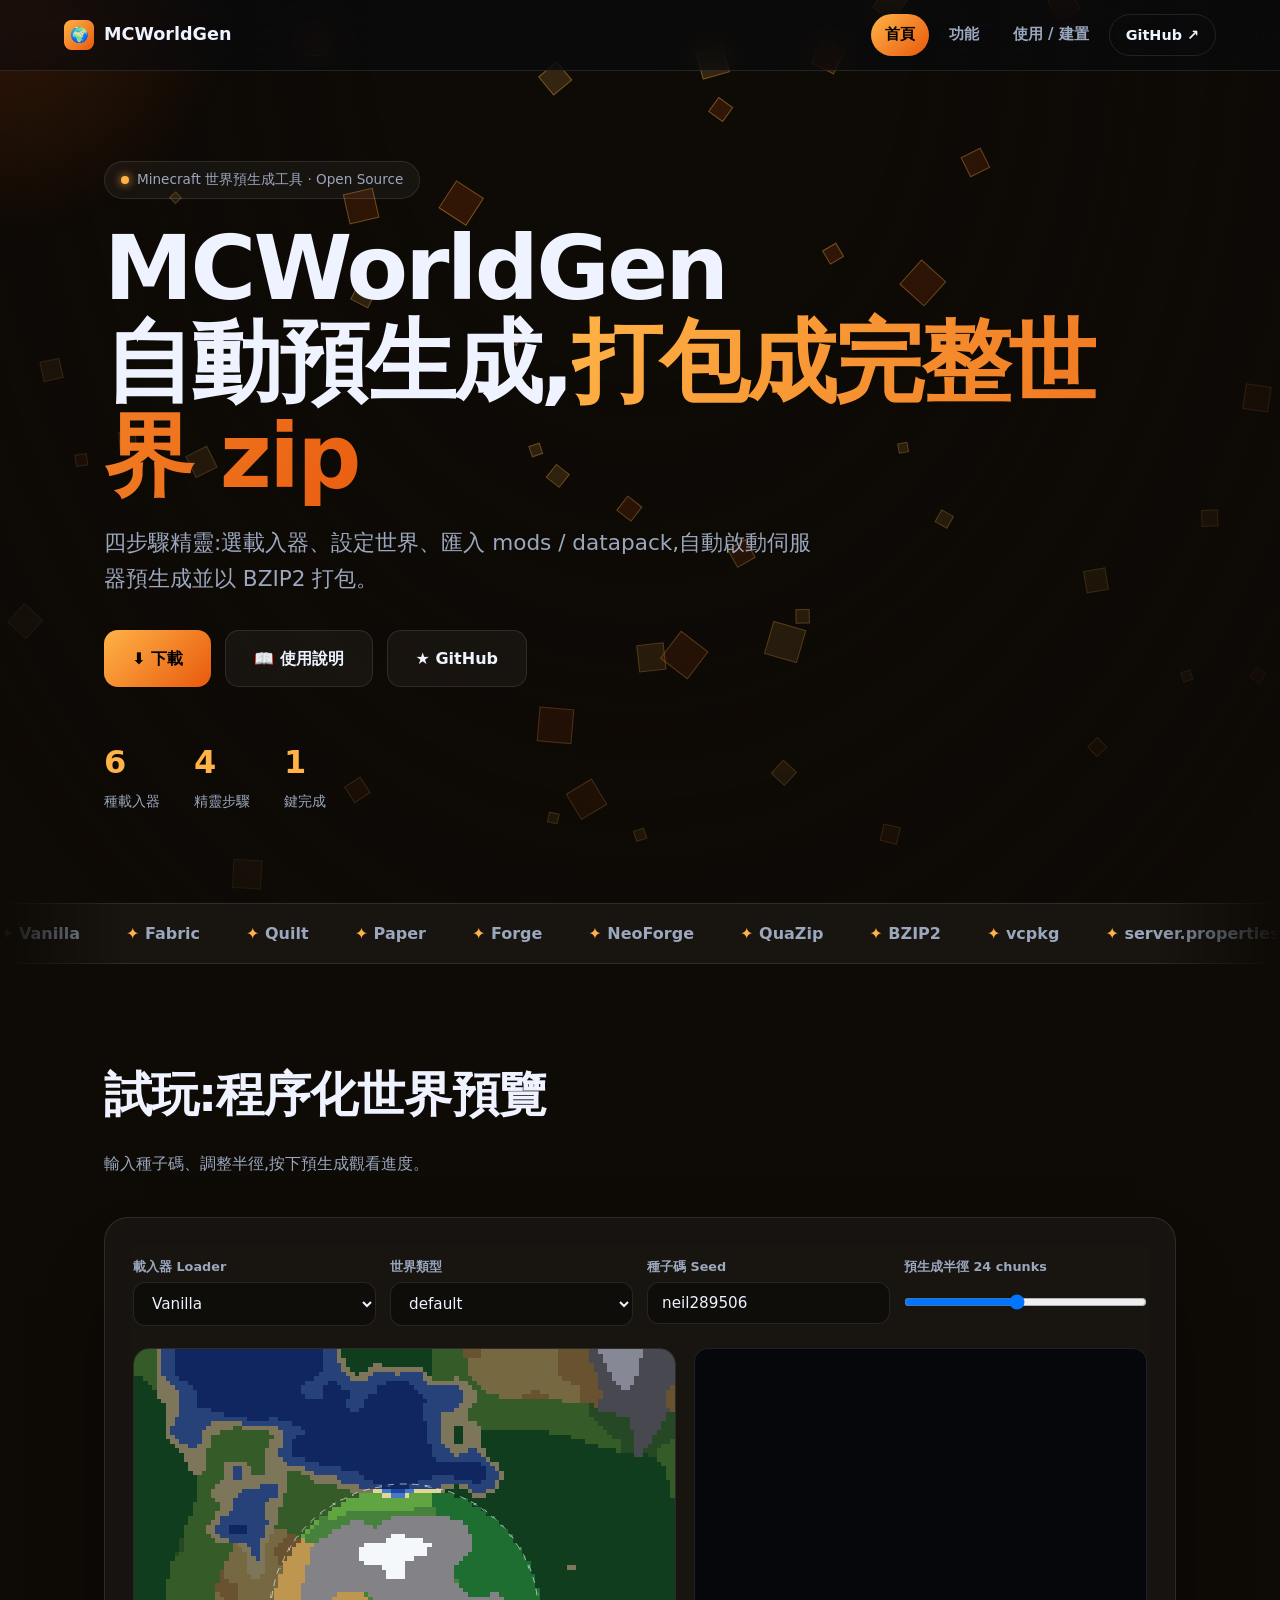
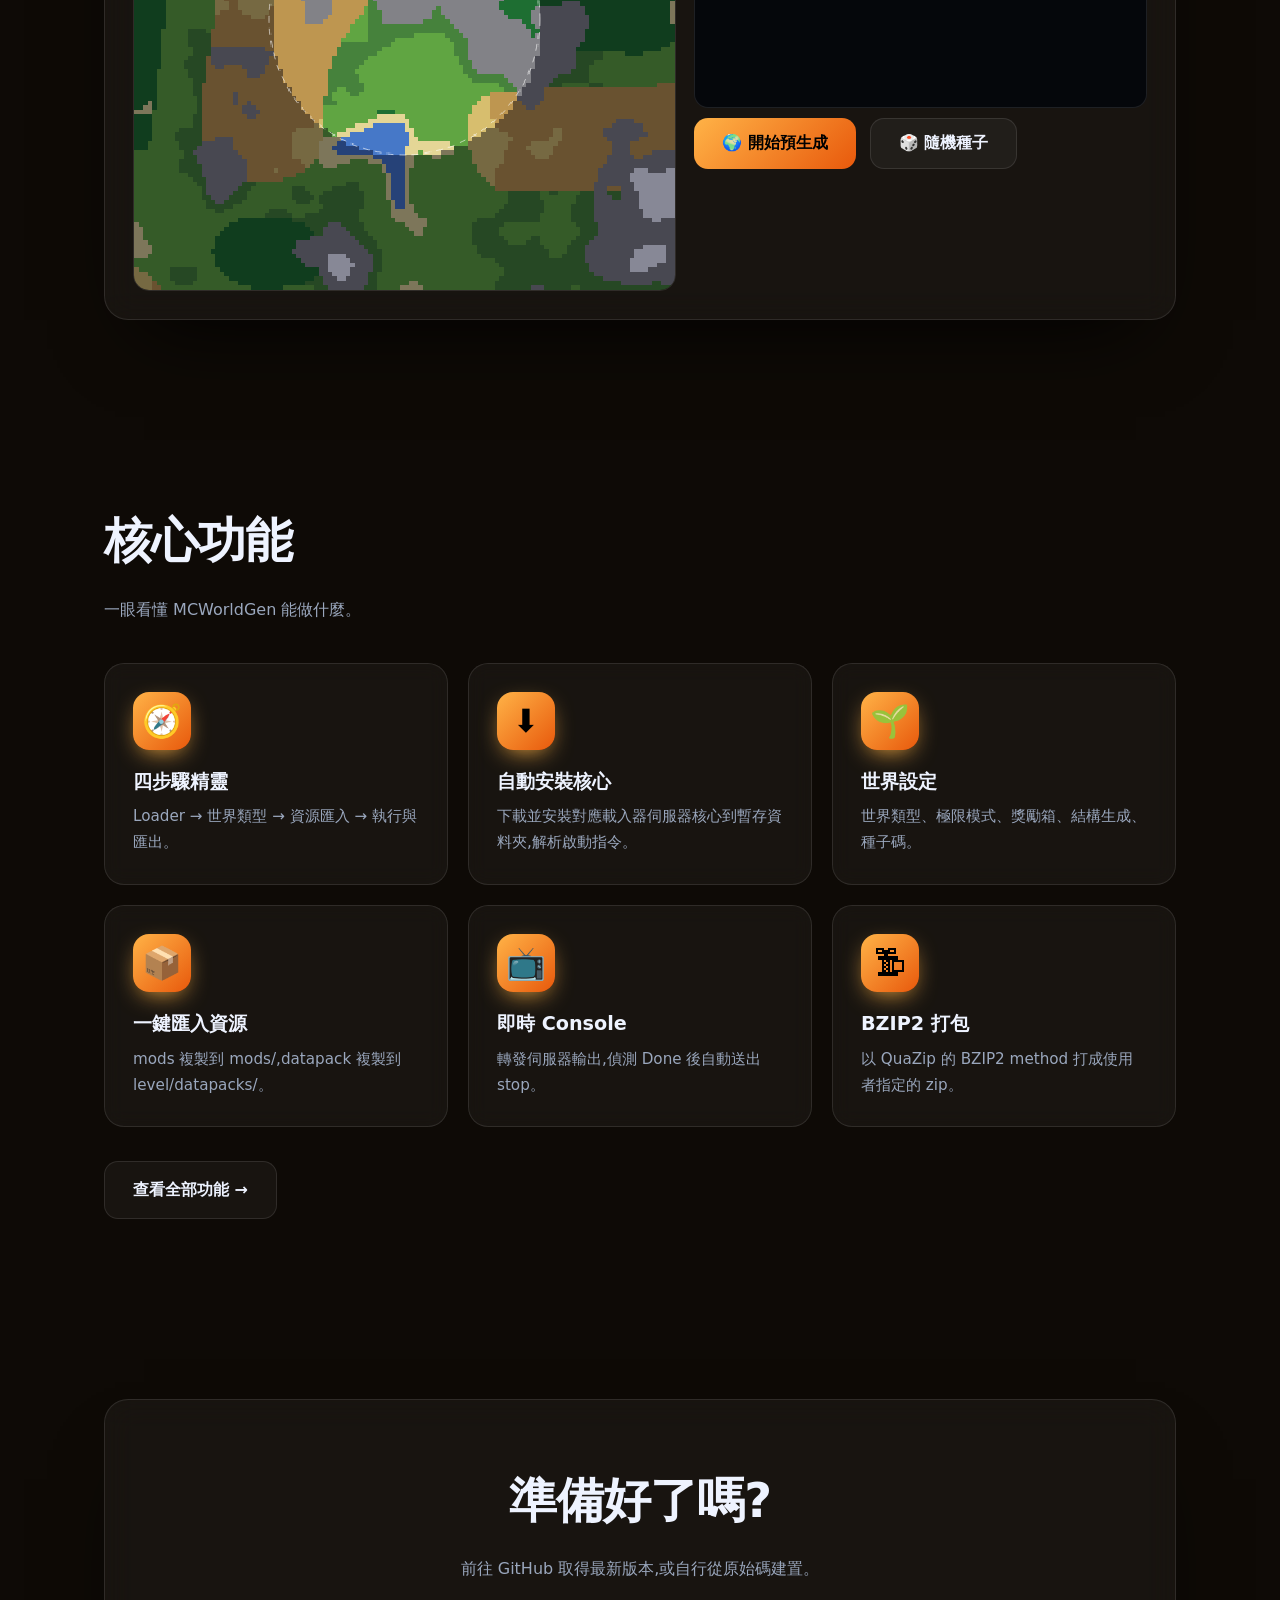
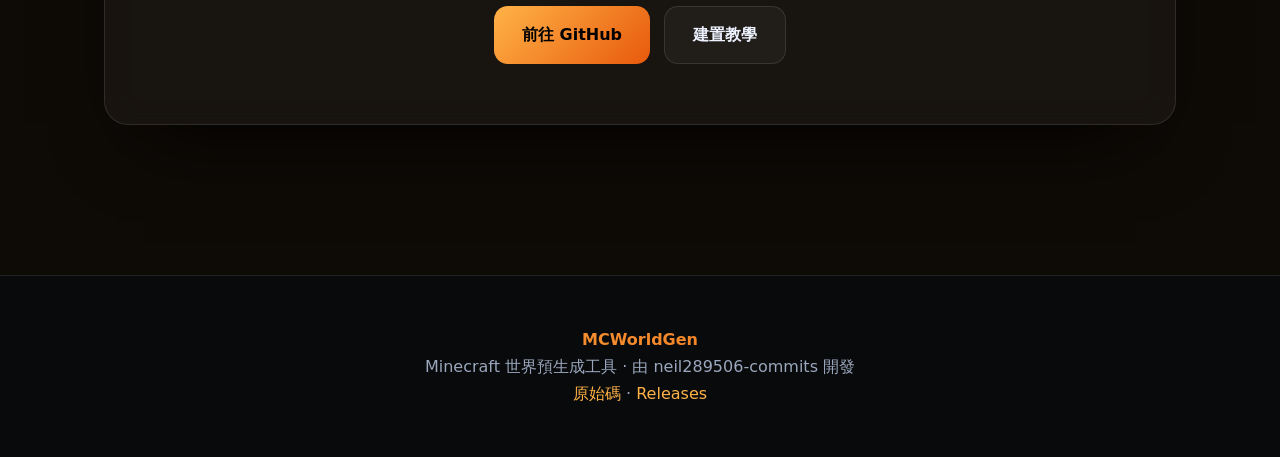
<file: docs/index.html>
<!DOCTYPE html>
<html lang="zh-Hant"><head><meta charset="utf-8"><meta name="viewport" content="width=device-width,initial-scale=1">
<title>首頁 · MCWorldGen</title><link rel="icon" href="assets/logo.svg"><link rel="stylesheet" href="css/style.css"></head>
<body><canvas id="bg" data-mode="voxel"></canvas><div class="vignette"></div><div class="glow"></div>
<nav><a class="logo" href="index.html"><img src="assets/logo.svg" alt="">MCWorldGen</a><a class="l on" href="index.html">首頁</a><a class="l" href="features.html">功能</a><a class="l" href="guide.html">使用 / 建置</a><a class="gh" href="https://github.com/neil289506-commits/mcworldgen" target="_blank" rel="noopener">GitHub ↗</a></nav>
<section class="hero"><span class="badge"><i></i>Minecraft 世界預生成工具 · Open Source</span>
<h1>MCWorldGen<br>自動預生成,<span class="g">打包成完整世界 zip</span></h1><p class="lead">四步驟精靈:選載入器、設定世界、匯入 mods / datapack,自動啟動伺服器預生成並以 BZIP2 打包。</p>
<div class="cta"><a class="btn p" href="https://github.com/neil289506-commits/mcworldgen/releases" target="_blank" rel="noopener">⬇ 下載</a><a class="btn" href="guide.html">📖 使用說明</a><a class="btn" href="https://github.com/neil289506-commits/mcworldgen" target="_blank" rel="noopener">★ GitHub</a></div>
<div class="stats"><div><b>6</b><span>種載入器</span></div><div><b>4</b><span>精靈步驟</span></div><div><b>1</b><span>鍵完成</span></div></div></section>
<div class="marquee"><div><span>Vanilla</span><span>Fabric</span><span>Quilt</span><span>Paper</span><span>Forge</span><span>NeoForge</span><span>QuaZip</span><span>BZIP2</span><span>vcpkg</span><span>server.properties</span><span>datapack</span><span>seed</span><span>Vanilla</span><span>Fabric</span><span>Quilt</span><span>Paper</span><span>Forge</span><span>NeoForge</span><span>QuaZip</span><span>BZIP2</span><span>vcpkg</span><span>server.properties</span><span>datapack</span><span>seed</span></div></div>
<section id="try"><h2 class="reveal">試玩:程序化世界預覽</h2><p class="sub reveal">輸入種子碼、調整半徑,按下預生成觀看進度。</p>
<div class="panel reveal" id="demo">
 <div class="row">
  <div><label>載入器 Loader</label><select id="ld"><option>Vanilla</option><option>Fabric</option><option>Quilt</option><option>Paper</option><option>Forge</option><option>NeoForge</option></select></div>
  <div><label>世界類型</label><select id="wt"><option>default</option><option>large biomes</option><option>amplified</option></select></div>
  <div><label>種子碼 Seed</label><input id="sd" value="neil289506"></div>
  <div><label>預生成半徑 <span id="rv">24</span> chunks</label><input id="rad" type="range" min="4" max="48" value="24"></div>
 </div>
 <div style="display:grid;grid-template-columns:1.2fr 1fr;gap:18px;margin-top:18px" id="cols">
  <canvas id="map" width="480" height="480" style="width:100%;border-radius:16px;border:1px solid var(--line);image-rendering:pixelated"></canvas>
  <div><pre id="con" style="margin:0;height:360px;font-size:.75rem"></pre><div class="cta"><button class="btn p" id="go">🌍 開始預生成</button><button class="btn" id="rnd">🎲 隨機種子</button></div></div>
 </div>
</div>
<style>@media(max-width:760px){#cols{grid-template-columns:1fr!important}}</style>
</section>
<section><h2 class="reveal">核心功能</h2><p class="sub reveal">一眼看懂 MCWorldGen 能做什麼。</p><div class="grid"><div class="card reveal"><div class="ic">🧭</div><h3>四步驟精靈</h3><p>Loader → 世界類型 → 資源匯入 → 執行與匯出。</p></div><div class="card reveal"><div class="ic">⬇</div><h3>自動安裝核心</h3><p>下載並安裝對應載入器伺服器核心到暫存資料夾,解析啟動指令。</p></div><div class="card reveal"><div class="ic">🌱</div><h3>世界設定</h3><p>世界類型、極限模式、獎勵箱、結構生成、種子碼。</p></div><div class="card reveal"><div class="ic">📦</div><h3>一鍵匯入資源</h3><p>mods 複製到 mods/,datapack 複製到 level/datapacks/。</p></div><div class="card reveal"><div class="ic">📺</div><h3>即時 Console</h3><p>轉發伺服器輸出,偵測 Done 後自動送出 stop。</p></div><div class="card reveal"><div class="ic">🗜</div><h3>BZIP2 打包</h3><p>以 QuaZip 的 BZIP2 method 打成使用者指定的 zip。</p></div></div>
<div class="cta" style="margin-top:34px"><a class="btn" href="features.html">查看全部功能 →</a></div></section>
<section><div class="panel reveal" style="text-align:center;padding:60px 28px"><h2>準備好了嗎?</h2><p class="sub" style="margin:0 auto 24px">前往 GitHub 取得最新版本,或自行從原始碼建置。</p><div class="cta" style="justify-content:center"><a class="btn p" href="https://github.com/neil289506-commits/mcworldgen" target="_blank" rel="noopener">前往 GitHub</a><a class="btn" href="guide.html">建置教學</a></div></div></section>
<footer><div class="g">MCWorldGen</div><p>Minecraft 世界預生成工具 · 由 neil289506-commits 開發</p><p><a href="https://github.com/neil289506-commits/mcworldgen" target="_blank" rel="noopener">原始碼</a> · <a href="https://github.com/neil289506-commits/mcworldgen/releases" target="_blank" rel="noopener">Releases</a></p></footer>
<script src="js/fx.js"></script><script src="js/demo.js"></script></body></html>
</file>
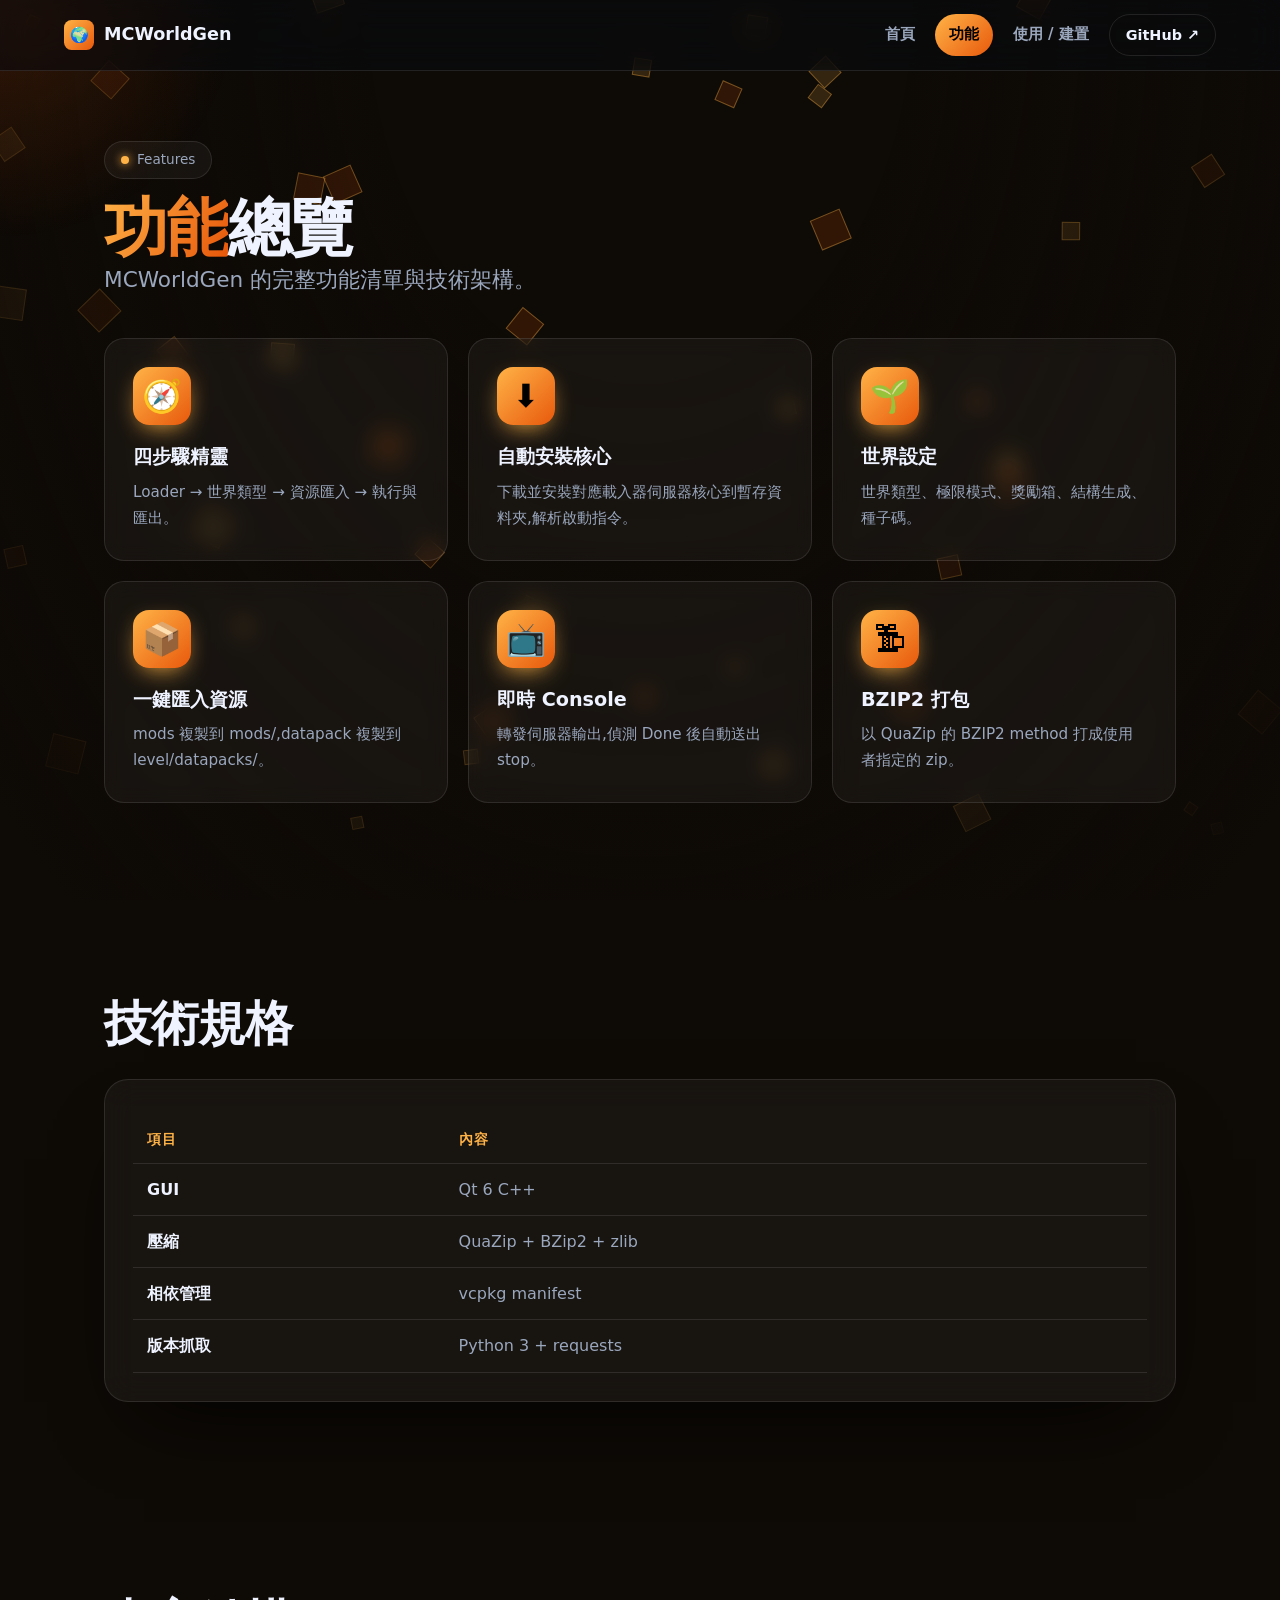
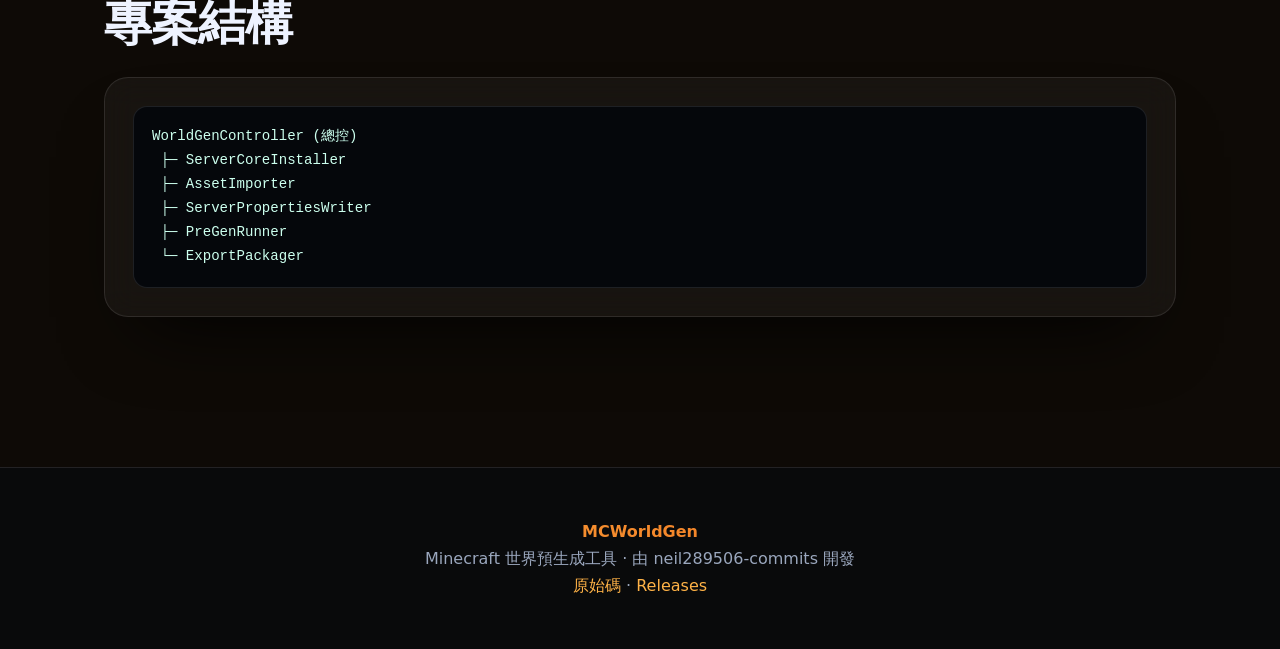
<file: docs/features.html>
<!DOCTYPE html>
<html lang="zh-Hant"><head><meta charset="utf-8"><meta name="viewport" content="width=device-width,initial-scale=1">
<title>功能 · MCWorldGen</title><link rel="icon" href="assets/logo.svg"><link rel="stylesheet" href="css/style.css"></head>
<body><canvas id="bg" data-mode="voxel"></canvas><div class="vignette"></div><div class="glow"></div>
<nav><a class="logo" href="index.html"><img src="assets/logo.svg" alt="">MCWorldGen</a><a class="l" href="index.html">首頁</a><a class="l on" href="features.html">功能</a><a class="l" href="guide.html">使用 / 建置</a><a class="gh" href="https://github.com/neil289506-commits/mcworldgen" target="_blank" rel="noopener">GitHub ↗</a></nav>
<section class="page-h"><span class="badge"><i></i>Features</span><h1 style="font-size:clamp(2.2rem,5vw,4rem);margin-top:16px"><span class="g">功能</span>總覽</h1><p class="lead">MCWorldGen 的完整功能清單與技術架構。</p></section>
<section style="padding-top:20px"><div class="grid"><div class="card reveal"><div class="ic">🧭</div><h3>四步驟精靈</h3><p>Loader → 世界類型 → 資源匯入 → 執行與匯出。</p></div><div class="card reveal"><div class="ic">⬇</div><h3>自動安裝核心</h3><p>下載並安裝對應載入器伺服器核心到暫存資料夾,解析啟動指令。</p></div><div class="card reveal"><div class="ic">🌱</div><h3>世界設定</h3><p>世界類型、極限模式、獎勵箱、結構生成、種子碼。</p></div><div class="card reveal"><div class="ic">📦</div><h3>一鍵匯入資源</h3><p>mods 複製到 mods/,datapack 複製到 level/datapacks/。</p></div><div class="card reveal"><div class="ic">📺</div><h3>即時 Console</h3><p>轉發伺服器輸出,偵測 Done 後自動送出 stop。</p></div><div class="card reveal"><div class="ic">🗜</div><h3>BZIP2 打包</h3><p>以 QuaZip 的 BZIP2 method 打成使用者指定的 zip。</p></div></div></section>
<section><h2 class="reveal">技術規格</h2><div class="panel reveal"><table><tr><th>項目</th><th>內容</th></tr><tr><td><b style="color:var(--fg)">GUI</b></td><td>Qt 6 C++</td></tr><tr><td><b style="color:var(--fg)">壓縮</b></td><td>QuaZip + BZip2 + zlib</td></tr><tr><td><b style="color:var(--fg)">相依管理</b></td><td>vcpkg manifest</td></tr><tr><td><b style="color:var(--fg)">版本抓取</b></td><td>Python 3 + requests</td></tr></table></div></section>
<section><h2 class="reveal">專案結構</h2><div class="panel reveal"><pre style="margin:0">WorldGenController (總控)
 ├─ ServerCoreInstaller
 ├─ AssetImporter
 ├─ ServerPropertiesWriter
 ├─ PreGenRunner
 └─ ExportPackager</pre></div></section>
<footer><div class="g">MCWorldGen</div><p>Minecraft 世界預生成工具 · 由 neil289506-commits 開發</p><p><a href="https://github.com/neil289506-commits/mcworldgen" target="_blank" rel="noopener">原始碼</a> · <a href="https://github.com/neil289506-commits/mcworldgen/releases" target="_blank" rel="noopener">Releases</a></p></footer>
<script src="js/fx.js"></script></body></html>
</file>
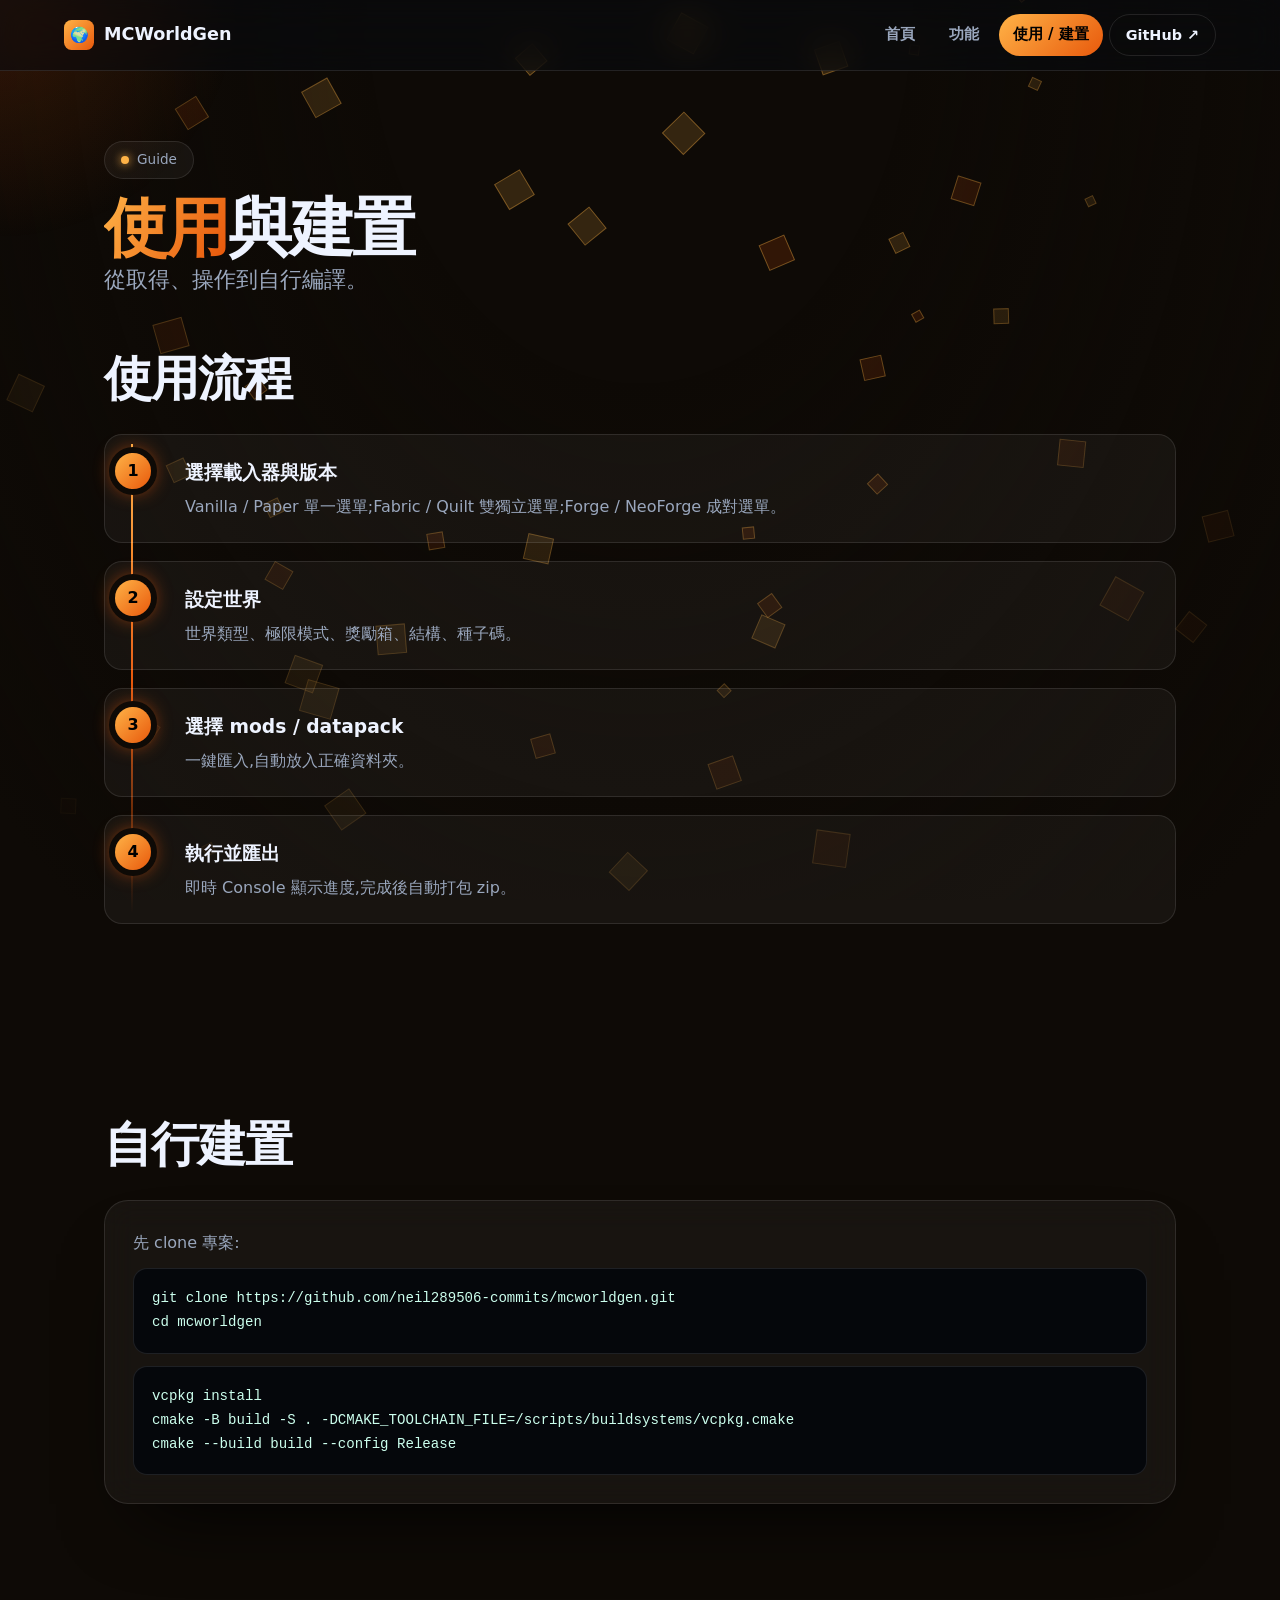
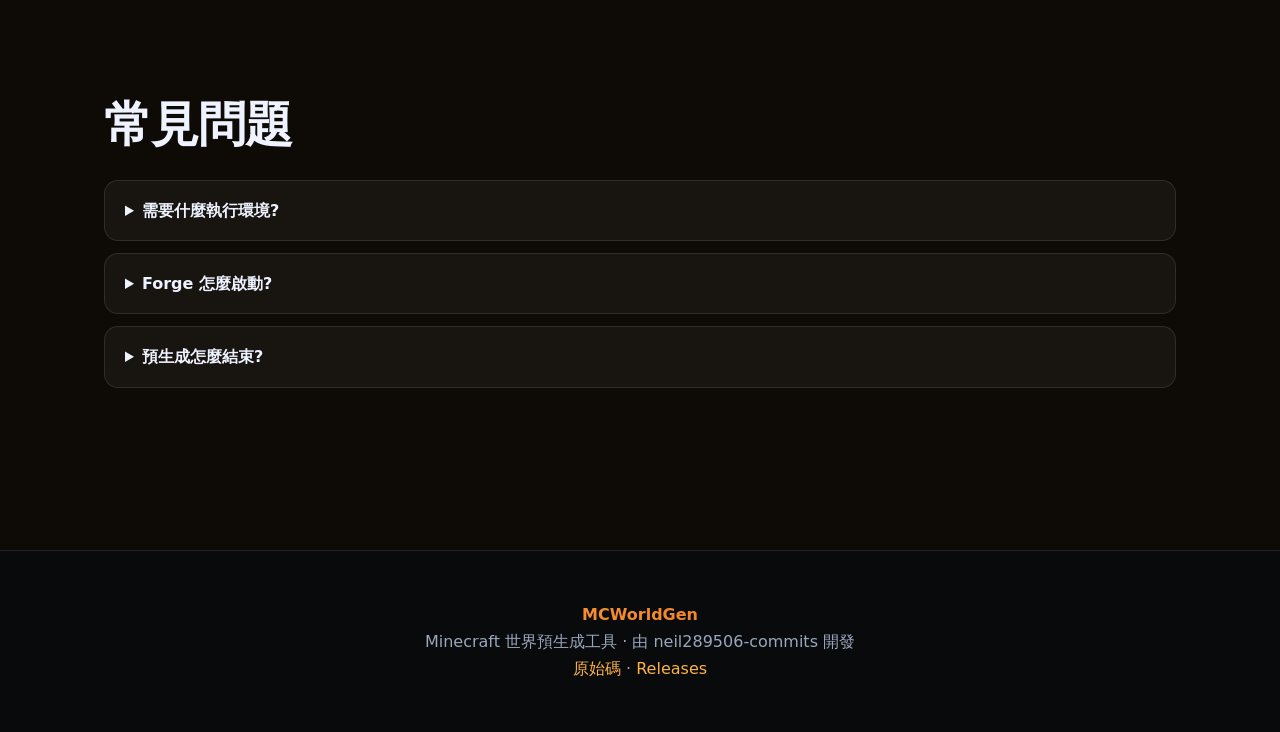
<file: docs/guide.html>
<!DOCTYPE html>
<html lang="zh-Hant"><head><meta charset="utf-8"><meta name="viewport" content="width=device-width,initial-scale=1">
<title>使用 / 建置 · MCWorldGen</title><link rel="icon" href="assets/logo.svg"><link rel="stylesheet" href="css/style.css"></head>
<body><canvas id="bg" data-mode="voxel"></canvas><div class="vignette"></div><div class="glow"></div>
<nav><a class="logo" href="index.html"><img src="assets/logo.svg" alt="">MCWorldGen</a><a class="l" href="index.html">首頁</a><a class="l" href="features.html">功能</a><a class="l on" href="guide.html">使用 / 建置</a><a class="gh" href="https://github.com/neil289506-commits/mcworldgen" target="_blank" rel="noopener">GitHub ↗</a></nav>
<section class="page-h"><span class="badge"><i></i>Guide</span><h1 style="font-size:clamp(2.2rem,5vw,4rem);margin-top:16px"><span class="g">使用</span>與建置</h1><p class="lead">從取得、操作到自行編譯。</p></section>
<section style="padding-top:20px"><h2 class="reveal">使用流程</h2><div class="steps"><div class="step reveal"><h3>選擇載入器與版本</h3><p>Vanilla / Paper 單一選單;Fabric / Quilt 雙獨立選單;Forge / NeoForge 成對選單。</p></div><div class="step reveal"><h3>設定世界</h3><p>世界類型、極限模式、獎勵箱、結構、種子碼。</p></div><div class="step reveal"><h3>選擇 mods / datapack</h3><p>一鍵匯入,自動放入正確資料夾。</p></div><div class="step reveal"><h3>執行並匯出</h3><p>即時 Console 顯示進度,完成後自動打包 zip。</p></div></div></section>
<section><h2 class="reveal">自行建置</h2><div class="panel reveal"><p class="sub" style="margin-bottom:0">先 clone 專案:</p><pre>git clone https://github.com/neil289506-commits/mcworldgen.git
cd mcworldgen</pre><pre>vcpkg install
cmake -B build -S . -DCMAKE_TOOLCHAIN_FILE=<vcpkg_root>/scripts/buildsystems/vcpkg.cmake
cmake --build build --config Release</pre></div></section>
<section><h2 class="reveal">常見問題</h2><details class="reveal"><summary>需要什麼執行環境?</summary><p>PATH 中要有 Java;另需 Python 3 與 requests 以抓取版本資料(Paper 例外)。</p></details><details class="reveal"><summary>Forge 怎麼啟動?</summary><p>MC ≥ 1.18.1 執行 installer 產生的 run.bat / run.sh,更舊版本啟動 universal jar。</p></details><details class="reveal"><summary>預生成怎麼結束?</summary><p>偵測到 "Done (" 後自動送出 stop 指令。</p></details></section>
<footer><div class="g">MCWorldGen</div><p>Minecraft 世界預生成工具 · 由 neil289506-commits 開發</p><p><a href="https://github.com/neil289506-commits/mcworldgen" target="_blank" rel="noopener">原始碼</a> · <a href="https://github.com/neil289506-commits/mcworldgen/releases" target="_blank" rel="noopener">Releases</a></p></footer>
<script src="js/fx.js"></script></body></html>
</file>
<file: docs/css/style.css>
:root{--a:#ffb347;--a2:#e8590c;--a3:#7ee081;--bg:#0e0a06;--fg:#eef3ff;--mut:#9aa7bd;--card:rgba(255,255,255,.045);--line:rgba(255,255,255,.1);--navbg:rgba(8,10,16,.6);--font:'Segoe UI','Microsoft JhengHei',system-ui,sans-serif}
*{box-sizing:border-box;margin:0;padding:0}
html{scroll-behavior:smooth}
body{background:var(--bg);color:var(--fg);font-family:var(--font);line-height:1.7;overflow-x:hidden;min-height:100vh}
a{color:var(--a);text-decoration:none}
::selection{background:var(--a);color:#000}
#bg{position:fixed;inset:0;z-index:-2;width:100%;height:100%}
.vignette{position:fixed;inset:0;z-index:-1;pointer-events:none;background:radial-gradient(ellipse at 50% 0%,transparent 30%,var(--bg) 95%)}
.glow{position:fixed;width:520px;height:520px;border-radius:50%;pointer-events:none;z-index:-1;background:radial-gradient(circle,var(--a2) 0%,transparent 65%);opacity:.18;transform:translate(-50%,-50%);transition:opacity .3s}
nav{position:sticky;top:0;z-index:50;display:flex;align-items:center;gap:6px;padding:14px 5vw;backdrop-filter:blur(18px) saturate(1.4);background:var(--navbg);border-bottom:1px solid var(--line)}
nav .logo{display:flex;align-items:center;gap:10px;font-weight:800;font-size:1.1rem;color:var(--fg);margin-right:auto}
nav .logo img{width:30px;height:30px}
nav a.l{padding:8px 14px;border-radius:999px;color:var(--mut);font-weight:600;font-size:.95rem;transition:.25s}
nav a.l:hover{color:var(--fg);background:var(--card)}
nav a.l.on{color:#000;background:linear-gradient(135deg,var(--a),var(--a2))}
nav a.gh{border:1px solid var(--line);padding:8px 16px;border-radius:999px;color:var(--fg);font-weight:700;font-size:.9rem}
nav a.gh:hover{border-color:var(--a);box-shadow:0 0 18px var(--a2)}
section{padding:90px 5vw;max-width:1200px;margin:auto;position:relative}
.hero{min-height:88vh;display:flex;flex-direction:column;justify-content:center;align-items:flex-start;gap:22px}
.badge{display:inline-flex;gap:8px;align-items:center;padding:6px 16px;border:1px solid var(--line);border-radius:999px;background:var(--card);font-size:.85rem;color:var(--mut)}
.badge i{width:8px;height:8px;border-radius:50%;background:var(--a);box-shadow:0 0 10px var(--a);animation:pulse 1.6s infinite}
@keyframes pulse{50%{transform:scale(1.7);opacity:.5}}
h1{font-size:clamp(2.6rem,7vw,5.6rem);line-height:1.05;font-weight:900;letter-spacing:-.03em}
h1 .g,.g{background:linear-gradient(120deg,var(--a),var(--a2),var(--a3,var(--a)));background-size:220% 100%;-webkit-background-clip:text;background-clip:text;color:transparent;animation:shift 6s linear infinite}
@keyframes shift{to{background-position:220% 0}}
h2{font-size:clamp(1.8rem,4vw,3rem);font-weight:850;letter-spacing:-.02em;margin-bottom:14px}
.lead{font-size:clamp(1.05rem,2vw,1.35rem);color:var(--mut);max-width:720px}
.sub{color:var(--mut);max-width:640px;margin-bottom:40px}
.cta{display:flex;gap:14px;flex-wrap:wrap;margin-top:10px}
.btn{position:relative;display:inline-flex;align-items:center;gap:8px;padding:14px 28px;border-radius:14px;font-weight:800;border:1px solid var(--line);color:var(--fg);background:var(--card);cursor:pointer;font-size:1rem;font-family:inherit;overflow:hidden;transition:.25s}
.btn:hover{transform:translateY(-3px);border-color:var(--a);box-shadow:0 10px 30px -8px var(--a2)}
.btn.p{background:linear-gradient(135deg,var(--a),var(--a2));color:#000;border:none}
.btn.p:hover{box-shadow:0 14px 40px -6px var(--a)}
.btn::after{content:"";position:absolute;inset:0;background:linear-gradient(110deg,transparent 30%,rgba(255,255,255,.35) 50%,transparent 70%);transform:translateX(-120%)}
.btn:hover::after{transform:translateX(120%);transition:transform .7s}
.stats{display:flex;gap:34px;flex-wrap:wrap;margin-top:26px}
.stats div{display:flex;flex-direction:column}.stats b{font-size:2rem;font-weight:900;color:var(--a)}.stats span{color:var(--mut);font-size:.85rem}
.grid{display:grid;grid-template-columns:repeat(auto-fit,minmax(260px,1fr));gap:20px}
.card{position:relative;padding:28px;border-radius:20px;background:var(--card);border:1px solid var(--line);backdrop-filter:blur(10px);transition:transform .25s,border-color .25s,box-shadow .25s;transform-style:preserve-3d;overflow:hidden}
.card::before{content:"";position:absolute;inset:0;background:radial-gradient(400px circle at var(--mx,50%) var(--my,0%),var(--a2),transparent 45%);opacity:0;transition:.3s;mix-blend-mode:screen}
.card:hover{border-color:var(--a);box-shadow:0 20px 50px -20px var(--a2)}.card:hover::before{opacity:.22}
.card .ic{font-size:2rem;width:58px;height:58px;display:grid;place-items:center;border-radius:16px;background:linear-gradient(135deg,var(--a),var(--a2));margin-bottom:16px;color:#000;box-shadow:0 8px 24px -8px var(--a)}
.card h3{font-size:1.2rem;margin-bottom:6px}.card p{color:var(--mut);font-size:.95rem}
.reveal{opacity:0;transform:translateY(40px) scale(.97);transition:opacity .8s cubic-bezier(.2,.8,.2,1),transform .8s cubic-bezier(.2,.8,.2,1)}
.reveal.in{opacity:1;transform:none}
.marquee{overflow:hidden;border-block:1px solid var(--line);padding:16px 0;background:var(--card);mask-image:linear-gradient(90deg,transparent,#000 10%,#000 90%,transparent)}
.marquee div{display:flex;gap:46px;width:max-content;animation:mq 30s linear infinite;color:var(--mut);font-weight:700;white-space:nowrap}
.marquee span::before{content:"✦ ";color:var(--a)}
@keyframes mq{to{transform:translateX(-50%)}}
.panel{border-radius:24px;border:1px solid var(--line);background:var(--card);backdrop-filter:blur(16px);padding:28px;box-shadow:0 40px 80px -40px #000}
.steps{counter-reset:s;display:grid;gap:18px;position:relative}
.steps::before{content:"";position:absolute;left:27px;top:10px;bottom:10px;width:2px;background:linear-gradient(var(--a),var(--a2),transparent)}
.step{position:relative;padding:22px 24px 22px 80px;border-radius:18px;background:var(--card);border:1px solid var(--line)}
.step::before{counter-increment:s;content:counter(s);position:absolute;left:10px;top:18px;width:36px;height:36px;border-radius:50%;display:grid;place-items:center;font-weight:900;color:#000;background:linear-gradient(135deg,var(--a),var(--a2));box-shadow:0 0 0 6px var(--bg),0 0 20px var(--a2)}
.step h3{margin-bottom:4px}.step p,.step li{color:var(--mut)}.step ul{padding-left:18px;margin-top:6px}
pre,code{font-family:"JetBrains Mono",Consolas,monospace}
pre{background:#05070b;border:1px solid var(--line);border-radius:14px;padding:18px;overflow:auto;font-size:.88rem;color:#cfe;margin-top:12px}
code{background:rgba(255,255,255,.07);padding:2px 7px;border-radius:6px;font-size:.88em}
table{width:100%;border-collapse:collapse;margin-top:8px}th,td{padding:12px 14px;text-align:left;border-bottom:1px solid var(--line)}th{color:var(--a);font-size:.85rem;text-transform:uppercase;letter-spacing:.08em}td{color:var(--mut)}
details{border:1px solid var(--line);border-radius:14px;background:var(--card);padding:16px 20px;margin-bottom:12px}summary{cursor:pointer;font-weight:700}details[open] summary{color:var(--a);margin-bottom:8px}details p{color:var(--mut)}
select,input,textarea{width:100%;background:rgba(0,0,0,.35);border:1px solid var(--line);color:var(--fg);padding:11px 14px;border-radius:12px;font-family:inherit;font-size:.95rem}
select:focus,input:focus{outline:none;border-color:var(--a);box-shadow:0 0 0 3px var(--a2)}
label{display:block;font-size:.8rem;color:var(--mut);margin:10px 0 4px;font-weight:700}
.row{display:grid;grid-template-columns:repeat(auto-fit,minmax(200px,1fr));gap:14px}
.page-h{padding-top:70px;padding-bottom:20px}
footer{padding:50px 5vw;text-align:center;color:var(--mut);border-top:1px solid var(--line);margin-top:60px;background:var(--navbg)}
footer .g{font-weight:800}
.toast{position:fixed;bottom:30px;left:50%;transform:translate(-50%,120px);background:var(--card);border:1px solid var(--a);padding:12px 22px;border-radius:14px;backdrop-filter:blur(16px);transition:.4s;z-index:99}
.toast.show{transform:translate(-50%,0)}
@media(max-width:720px){nav a.l{display:none}nav a.l.on{display:inline}section{padding:60px 5vw}.steps::before{left:19px}.step{padding-left:62px}.step::before{left:2px}}
@media(prefers-reduced-motion:reduce){*{animation:none!important;transition:none!important}.reveal{opacity:1;transform:none}}
</file>
